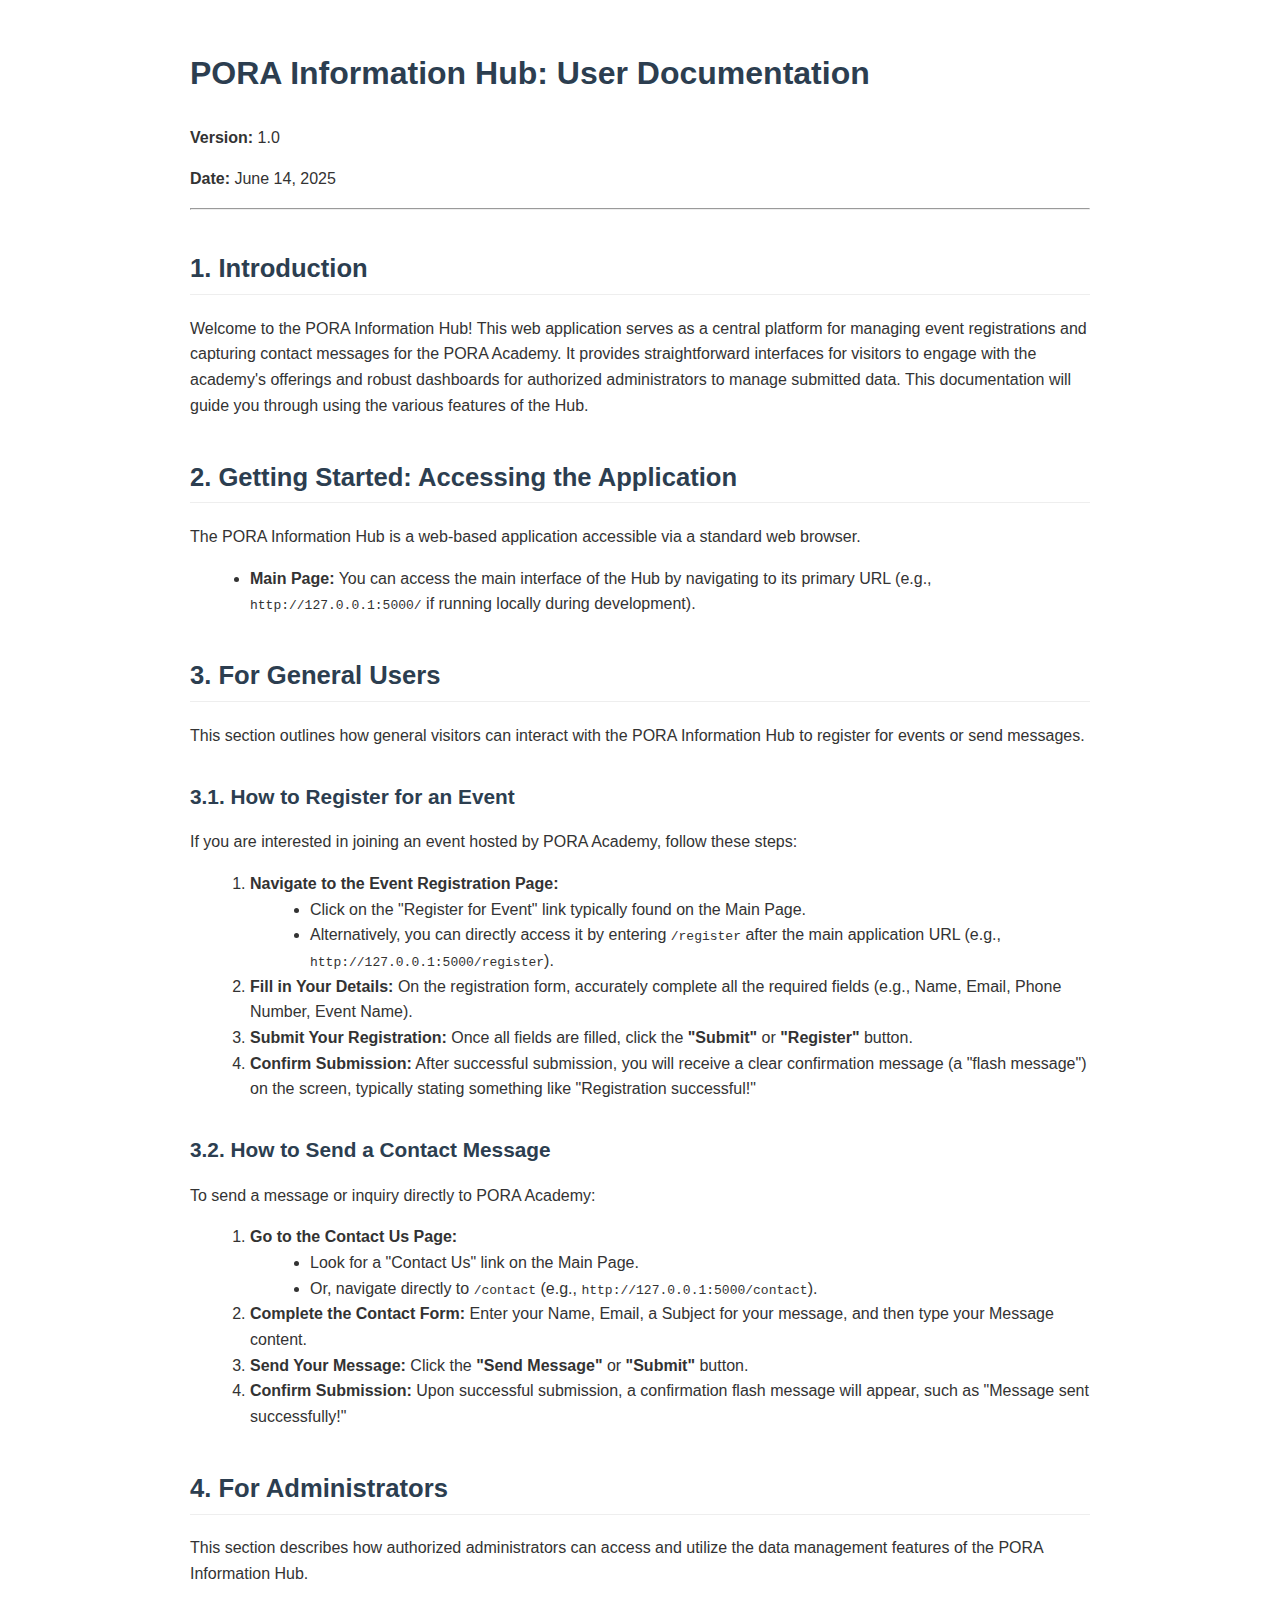
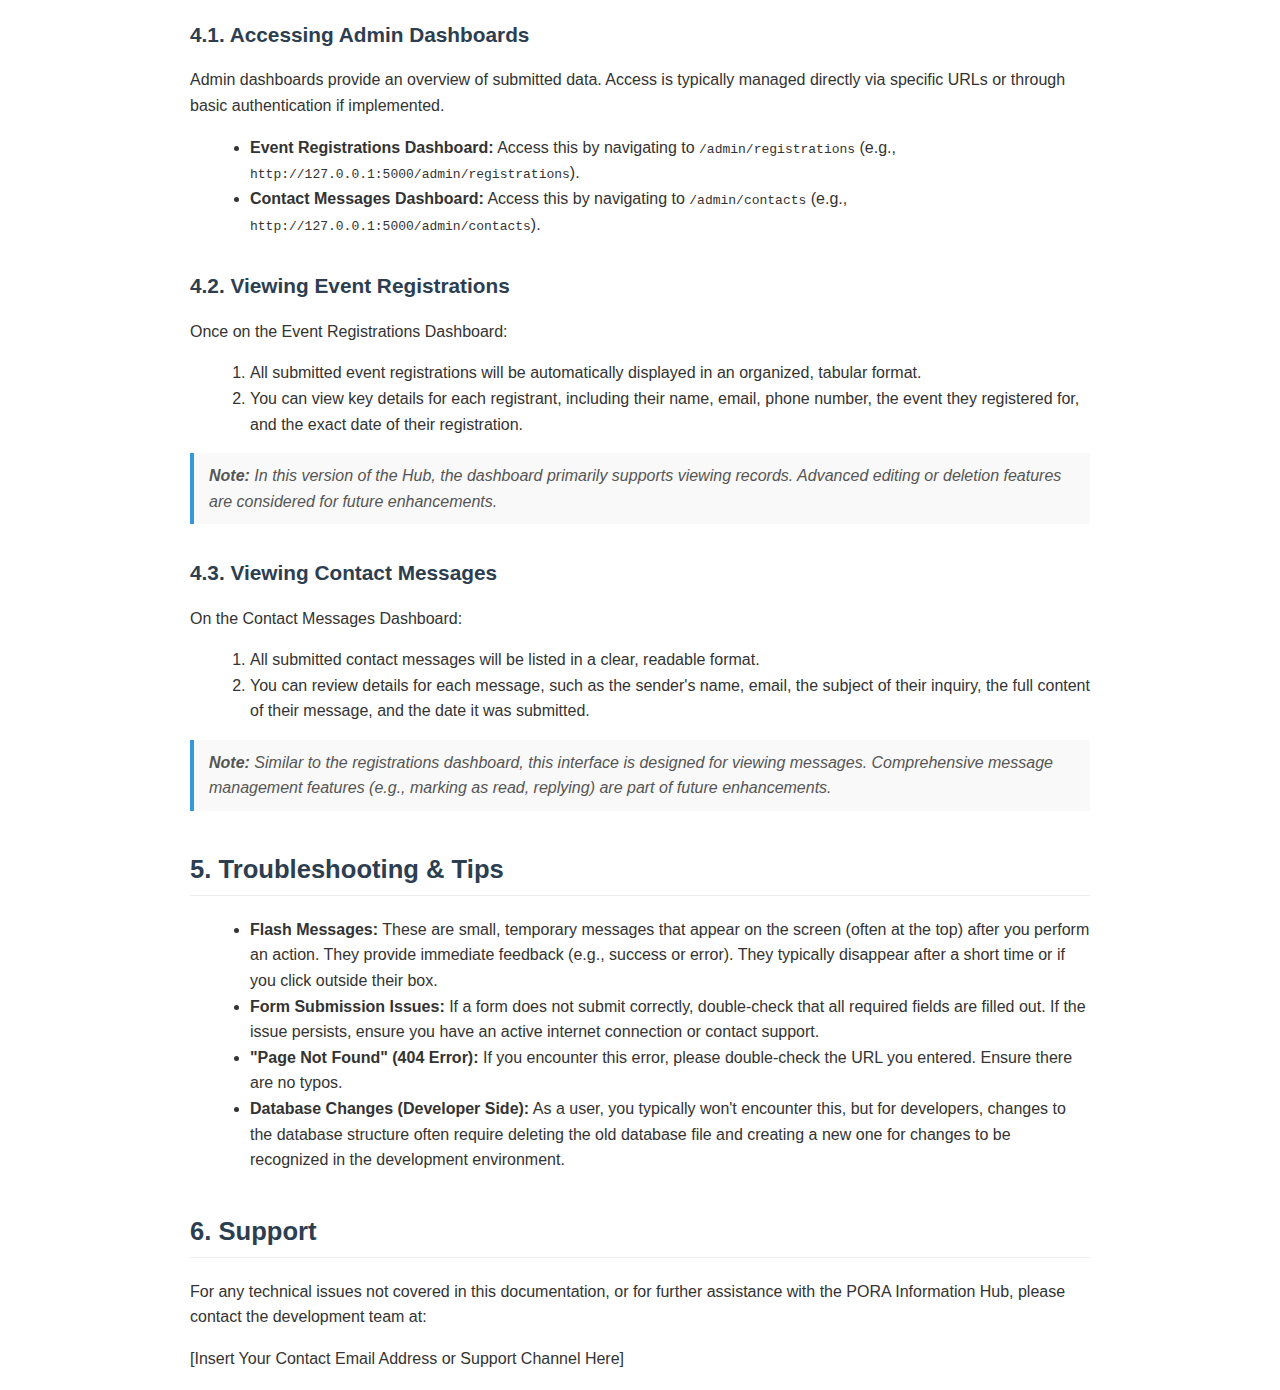
<file: templates/user_documentation.html>
<!DOCTYPE html>
<html lang="en">
<head>
    <meta charset="UTF-8">
    <meta name="viewport" content="width=device-width, initial-scale=1.0">
    <title>PORA Information Hub: User Documentation</title>
    <style>
        /* Basic styles for readability - you can override these with your project's CSS */
        body {
            font-family: Arial, sans-serif;
            line-height: 1.6;
            margin: 20px;
            max-width: 900px;
            margin-left: auto;
            margin-right: auto;
            color: #333;
        }
        h1, h2, h3, h4 {
            color: #2c3e50;
            margin-top: 1.5em;
            margin-bottom: 0.8em;
        }
        h1 { font-size: 2em; }
        h2 { font-size: 1.6em; border-bottom: 1px solid #eee; padding-bottom: 5px; }
        h3 { font-size: 1.3em; }
        ul { list-style-type: disc; margin-left: 20px; }
        ol { margin-left: 20px; }
        p { margin-bottom: 1em; }
        .note {
            background-color: #f9f9f9;
            border-left: 4px solid #3498db;
            padding: 10px 15px;
            margin: 1em 0;
            color: #555;
        }
        .code-example {
            background-color: #f4f4f4;
            padding: 10px;
            border-radius: 4px;
            font-family: 'Courier New', Courier, monospace;
            font-size: 0.9em;
            overflow-x: auto;
        }
    </style>
</head>
<body>

    <h1>PORA Information Hub: User Documentation</h1>
    <p><strong>Version:</strong> 1.0</p>
    <p><strong>Date:</strong> June 14, 2025</p>

    <hr>

    <h2>1. Introduction</h2>
    <p>Welcome to the PORA Information Hub! This web application serves as a central platform for managing event registrations and capturing contact messages for the PORA Academy. It provides straightforward interfaces for visitors to engage with the academy's offerings and robust dashboards for authorized administrators to manage submitted data. This documentation will guide you through using the various features of the Hub.</p>

    <h2>2. Getting Started: Accessing the Application</h2>
    <p>The PORA Information Hub is a web-based application accessible via a standard web browser.</p>
    <ul>
        <li><strong>Main Page:</strong> You can access the main interface of the Hub by navigating to its primary URL (e.g., <code>http://127.0.0.1:5000/</code> if running locally during development).</li>
    </ul>

    <h2>3. For General Users</h2>
    <p>This section outlines how general visitors can interact with the PORA Information Hub to register for events or send messages.</p>

    <h3>3.1. How to Register for an Event</h3>
    <p>If you are interested in joining an event hosted by PORA Academy, follow these steps:</p>
    <ol>
        <li><strong>Navigate to the Event Registration Page:</strong>
            <ul>
                <li>Click on the "Register for Event" link typically found on the Main Page.</li>
                <li>Alternatively, you can directly access it by entering <code>/register</code> after the main application URL (e.g., <code>http://127.0.0.1:5000/register</code>).</li>
            </ul>
        </li>
        <li><strong>Fill in Your Details:</strong> On the registration form, accurately complete all the required fields (e.g., Name, Email, Phone Number, Event Name).</li>
        <li><strong>Submit Your Registration:</strong> Once all fields are filled, click the <strong>"Submit"</strong> or <strong>"Register"</strong> button.</li>
        <li><strong>Confirm Submission:</strong> After successful submission, you will receive a clear confirmation message (a "flash message") on the screen, typically stating something like "Registration successful!"</li>
    </ol>

    <h3>3.2. How to Send a Contact Message</h3>
    <p>To send a message or inquiry directly to PORA Academy:</p>
    <ol>
        <li><strong>Go to the Contact Us Page:</strong>
            <ul>
                <li>Look for a "Contact Us" link on the Main Page.</li>
                <li>Or, navigate directly to <code>/contact</code> (e.g., <code>http://127.0.0.1:5000/contact</code>).</li>
            </ul>
        </li>
        <li><strong>Complete the Contact Form:</strong> Enter your Name, Email, a Subject for your message, and then type your Message content.</li>
        <li><strong>Send Your Message:</strong> Click the <strong>"Send Message"</strong> or <strong>"Submit"</strong> button.</li>
        <li><strong>Confirm Submission:</strong> Upon successful submission, a confirmation flash message will appear, such as "Message sent successfully!"</li>
    </ol>

    <h2>4. For Administrators</h2>
    <p>This section describes how authorized administrators can access and utilize the data management features of the PORA Information Hub.</p>

    <h3>4.1. Accessing Admin Dashboards</h3>
    <p>Admin dashboards provide an overview of submitted data. Access is typically managed directly via specific URLs or through basic authentication if implemented.</p>
    <ul>
        <li><strong>Event Registrations Dashboard:</strong> Access this by navigating to <code>/admin/registrations</code> (e.g., <code>http://127.0.0.1:5000/admin/registrations</code>).</li>
        <li><strong>Contact Messages Dashboard:</strong> Access this by navigating to <code>/admin/contacts</code> (e.g., <code>http://127.0.0.1:5000/admin/contacts</code>).</li>
    </ul>

    <h3>4.2. Viewing Event Registrations</h3>
    <p>Once on the Event Registrations Dashboard:</p>
    <ol>
        <li>All submitted event registrations will be automatically displayed in an organized, tabular format.</li>
        <li>You can view key details for each registrant, including their name, email, phone number, the event they registered for, and the exact date of their registration.</li>
    </ol>
    <div class="note">
        <em><strong>Note:</strong> In this version of the Hub, the dashboard primarily supports viewing records. Advanced editing or deletion features are considered for future enhancements.</em>
    </div>

    <h3>4.3. Viewing Contact Messages</h3>
    <p>On the Contact Messages Dashboard:</p>
    <ol>
        <li>All submitted contact messages will be listed in a clear, readable format.</li>
        <li>You can review details for each message, such as the sender's name, email, the subject of their inquiry, the full content of their message, and the date it was submitted.</li>
    </ol>
    <div class="note">
        <em><strong>Note:</strong> Similar to the registrations dashboard, this interface is designed for viewing messages. Comprehensive message management features (e.g., marking as read, replying) are part of future enhancements.</em>
    </div>

    <h2>5. Troubleshooting & Tips</h2>
    <ul>
        <li><strong>Flash Messages:</strong> These are small, temporary messages that appear on the screen (often at the top) after you perform an action. They provide immediate feedback (e.g., success or error). They typically disappear after a short time or if you click outside their box.</li>
        <li><strong>Form Submission Issues:</strong> If a form does not submit correctly, double-check that all required fields are filled out. If the issue persists, ensure you have an active internet connection or contact support.</li>
        <li><strong>"Page Not Found" (404 Error):</strong> If you encounter this error, please double-check the URL you entered. Ensure there are no typos.</li>
        <li><strong>Database Changes (Developer Side):</strong> As a user, you typically won't encounter this, but for developers, changes to the database structure often require deleting the old database file and creating a new one for changes to be recognized in the development environment.</li>
    </ul>

    <h2>6. Support</h2>
    <p>For any technical issues not covered in this documentation, or for further assistance with the PORA Information Hub, please contact the development team at:</p>
    <p>[Insert Your Contact Email Address or Support Channel Here]</p>

</body>
</html>
</file>
